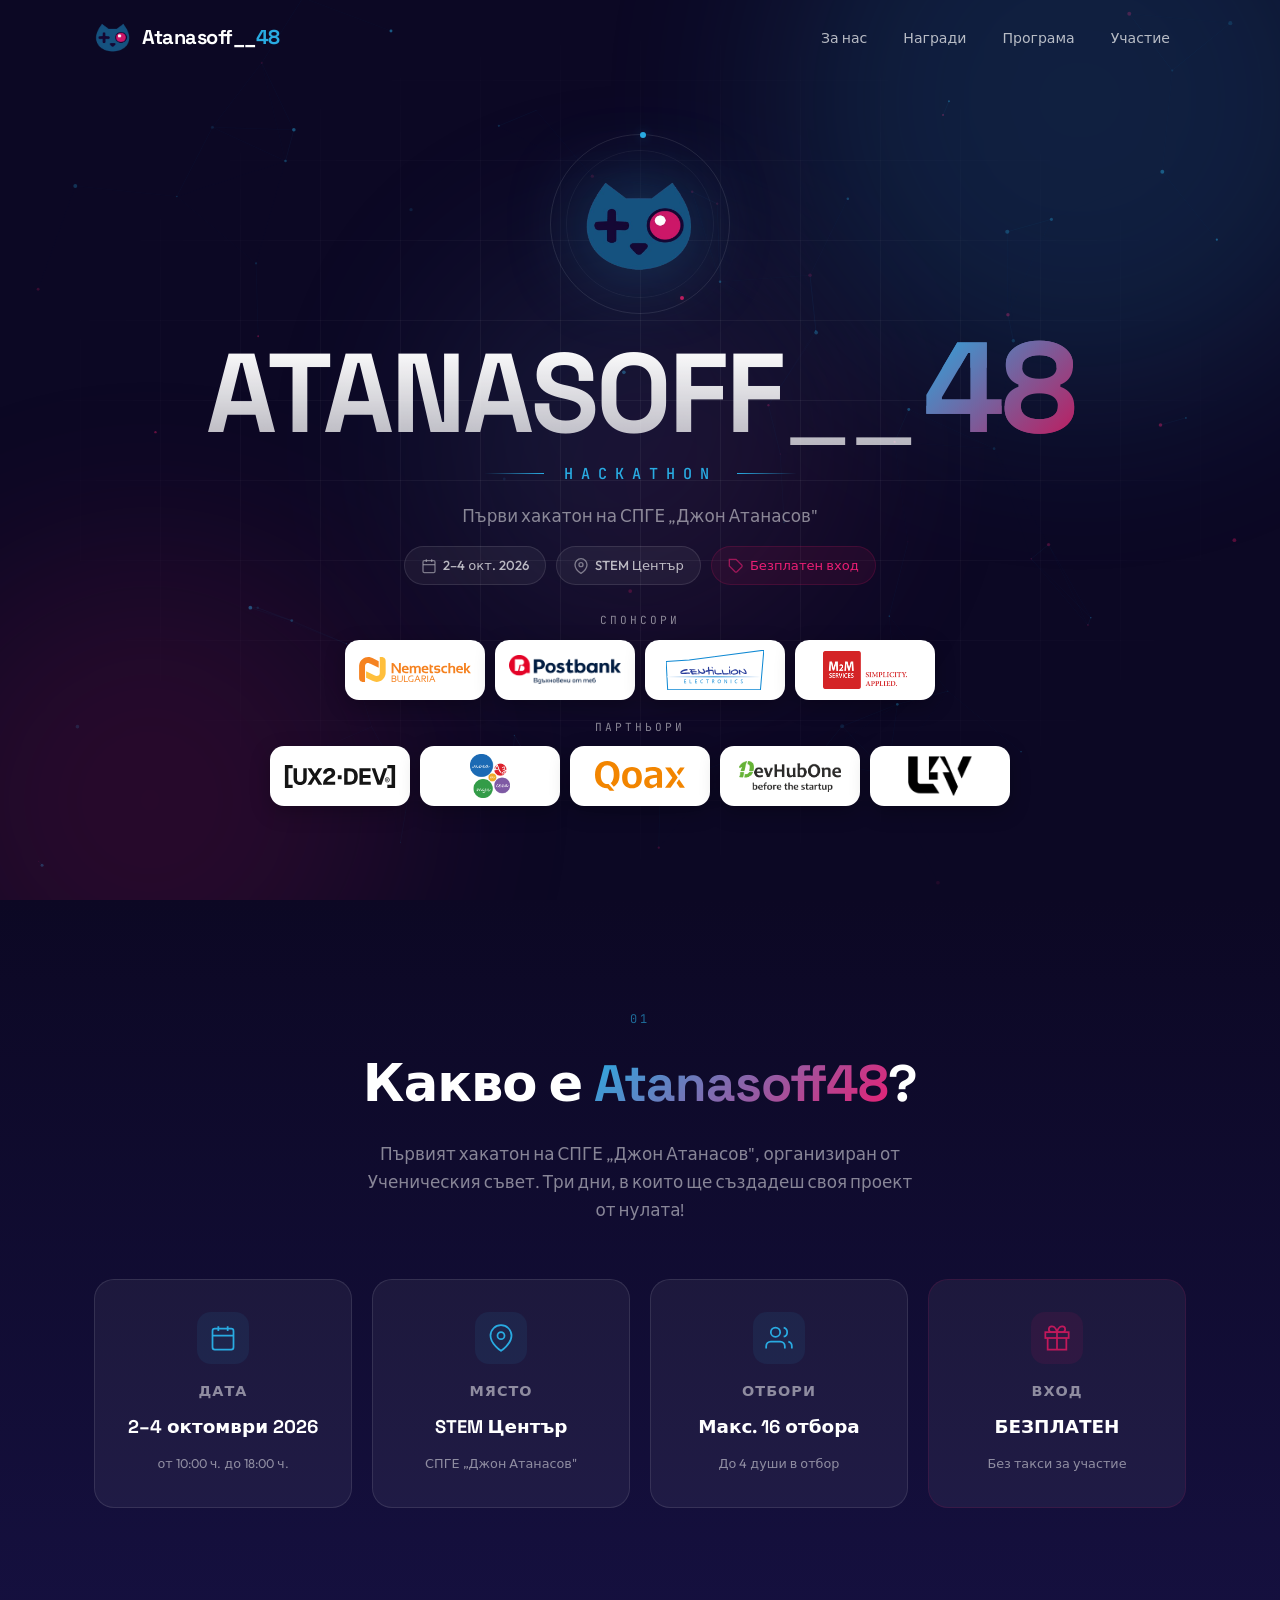
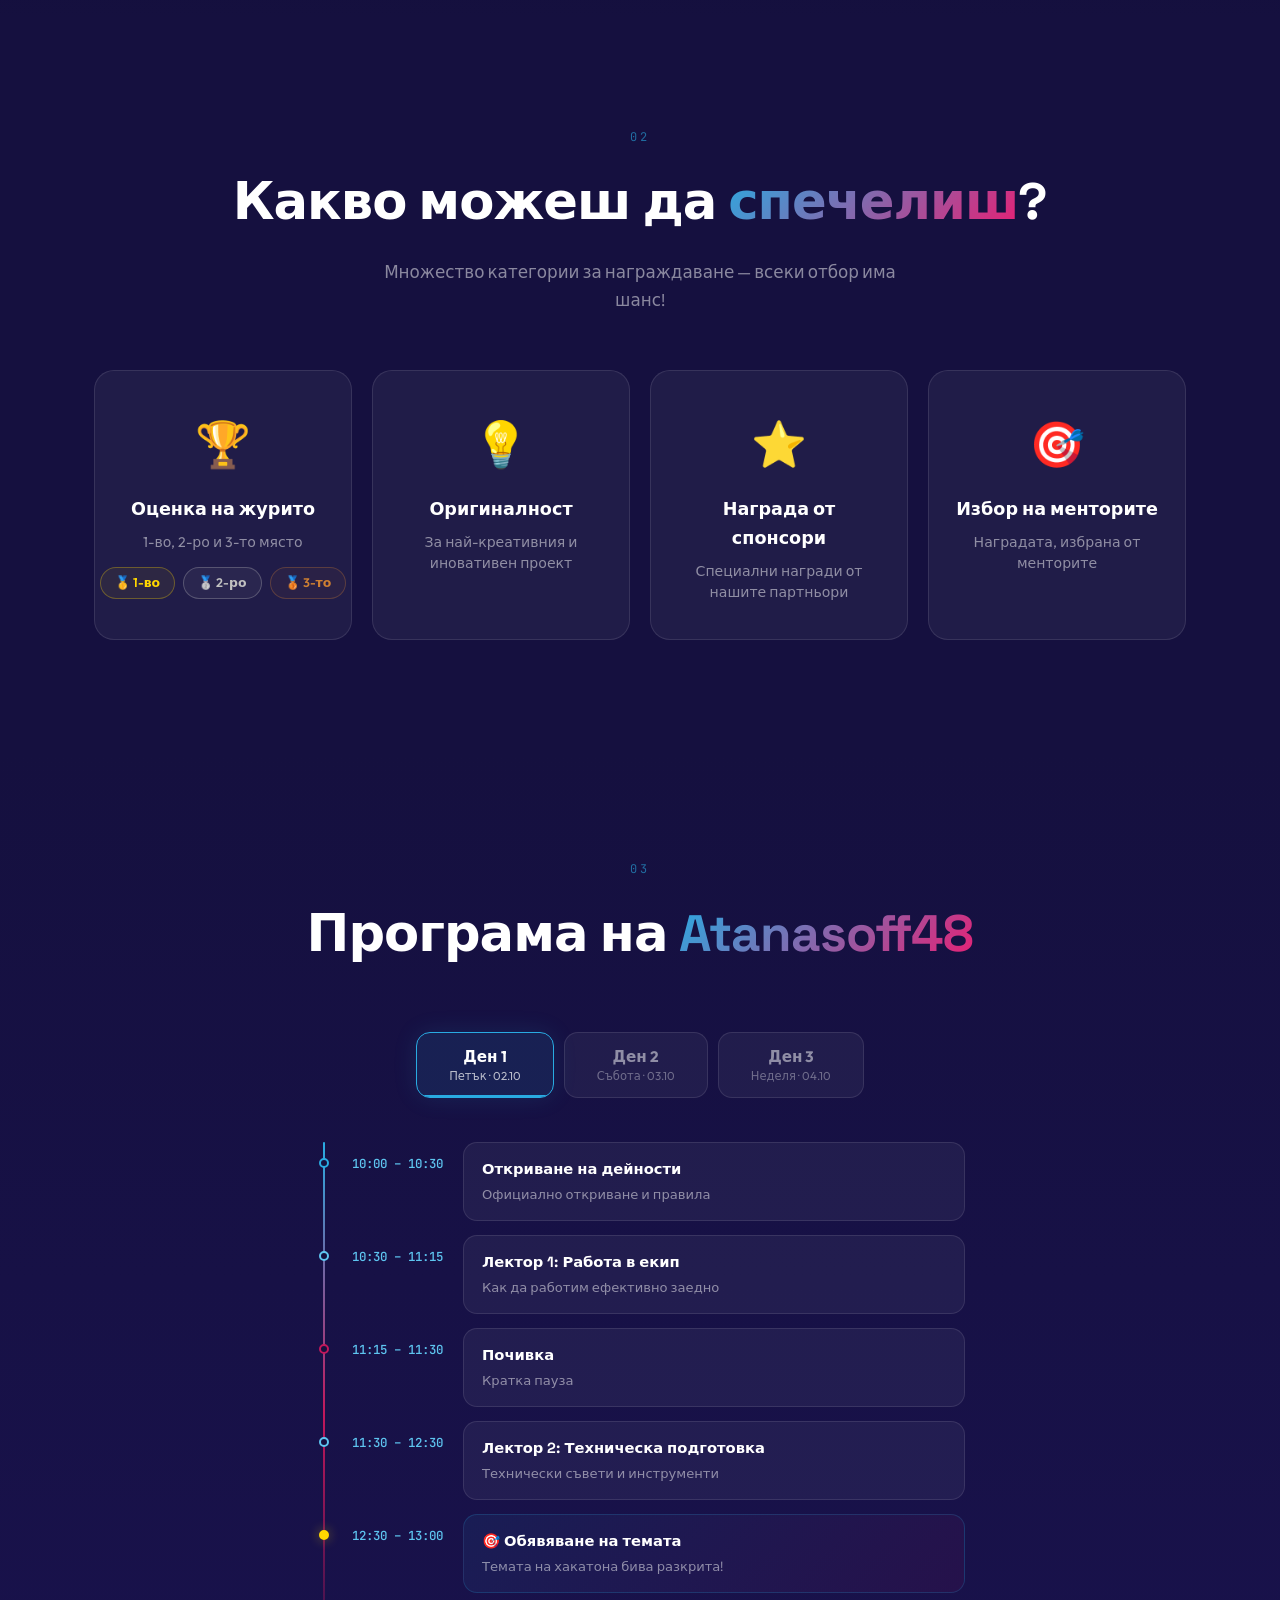
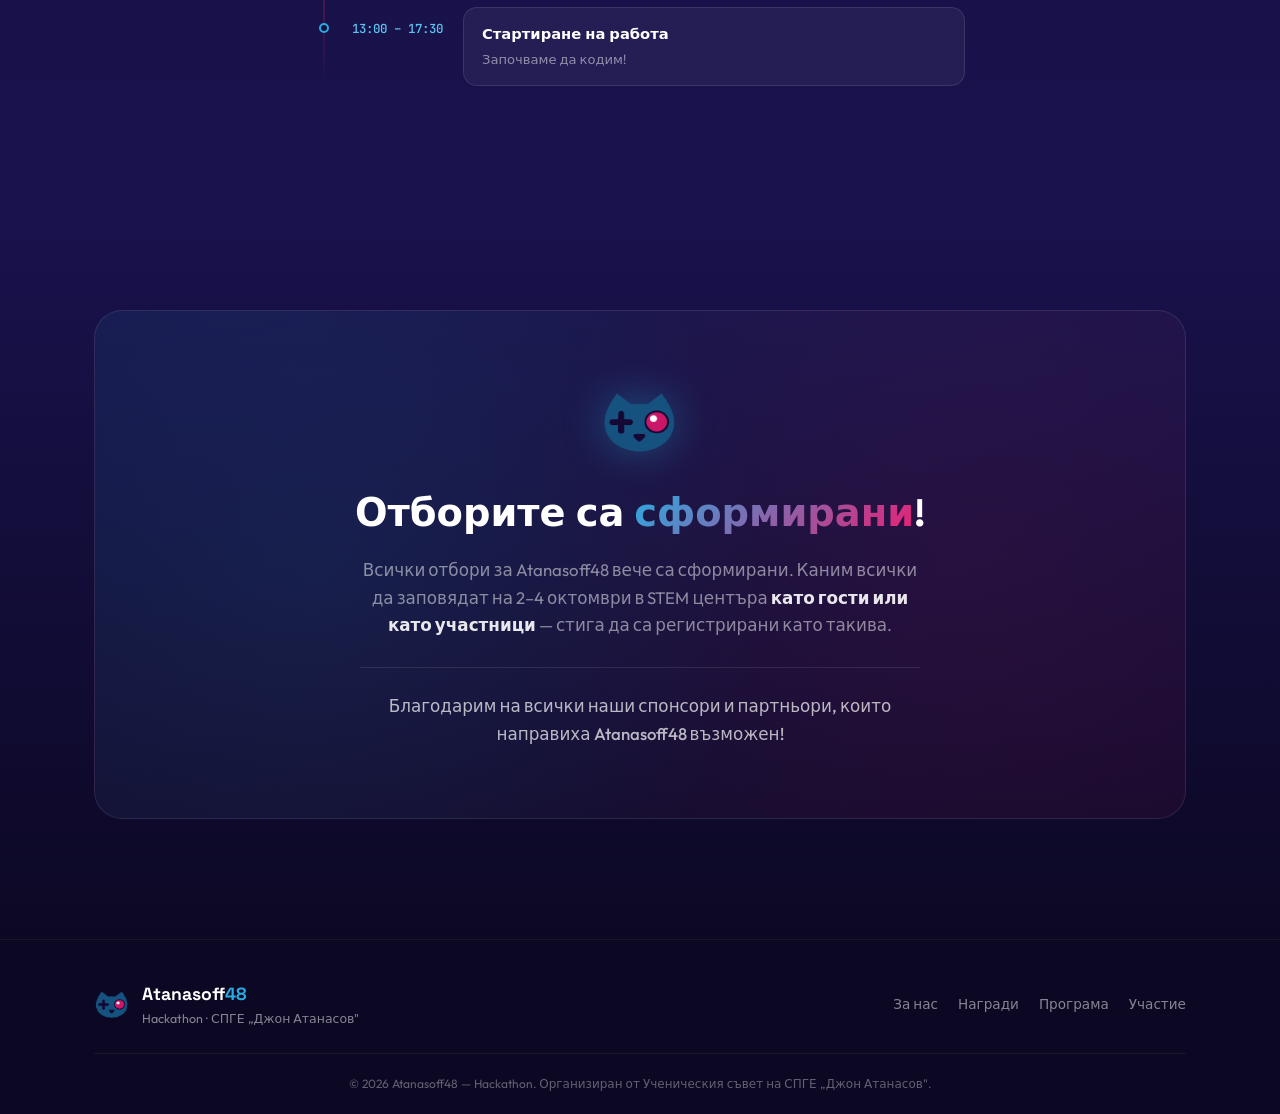
<file: index.html>
<!DOCTYPE html>
<html lang="bg">
<head>
    <meta charset="UTF-8">
    <meta name="viewport" content="width=device-width, initial-scale=1.0">
    <title>Atanasoff48 — Hackathon | СПГЕ „Джон Атанасов"</title>
    <meta name="description" content="Atanasoff48 — първият хакатон на СПГЕ „Джон Атанасов". 2-4 октомври 2026 г. Създай проекта си за 48 часа!">
    <meta name="keywords" content="hackathon, хакатон, Atanasoff48, СПГЕ, Джон Атанасов, програмиране, код">
    <meta property="og:title" content="Atanasoff48 — Hackathon">
    <meta property="og:description" content="Първият хакатон на СПГЕ „Джон Атанасов". 2-4 октомври 2026 г.">
    <meta property="og:image" content="CatIcon.png">
    <link rel="icon" type="image/png" href="CatIcon.png">
    <link rel="preconnect" href="https://fonts.googleapis.com">
    <link rel="preconnect" href="https://fonts.gstatic.com" crossorigin>
    <link href="https://fonts.googleapis.com/css2?family=Outfit:wght@300;400;500;600;700;800;900&family=Space+Grotesk:wght@400;500;600;700&family=JetBrains+Mono:wght@400;500;700&display=swap" rel="stylesheet">
    <link rel="stylesheet" href="index.css">
</head>
<body>
    <!-- Animated Background -->
    <canvas id="bg-canvas"></canvas>
    <div class="gradient-orbs">
        <div class="orb orb-1"></div>
        <div class="orb orb-2"></div>
        <div class="orb orb-3"></div>
    </div>


    <!-- Navigation -->
    <nav id="navbar" class="navbar">
        <div class="nav-container">
            <a href="#hero" class="nav-logo" id="nav-logo">
                <img src="CatIcon.png" alt="Atanasoff48" class="nav-logo-img">
                <span class="nav-logo-text">Atanasoff__<span class="accent-48">48</span></span>
            </a>
            <ul class="nav-links" id="nav-links">
                <li><a href="#about" class="nav-link" data-text="За нас">За нас</a></li>
                <li><a href="#awards" class="nav-link" data-text="Награди">Награди</a></li>
                <li><a href="#schedule" class="nav-link" data-text="Програма">Програма</a></li>
                <li><a href="#attend" class="nav-link" data-text="Участие">Участие</a></li>
                <!-- <li><span class="nav-cta nav-cta-disabled"><span>Очаквайте скоро</span></span></li> -->
            </ul>
            <button class="nav-toggle" id="nav-toggle" aria-label="Toggle menu">
                <span></span><span></span><span></span>
            </button>
        </div>
    </nav>

    <!-- Hero Section -->
    <section id="hero" class="hero">
        <div class="hero-grid-bg"></div>
        <div class="hero-content">
            <div class="hero-logo-container reveal-up" data-delay="0">
                <div class="logo-ring-outer"></div>
                <div class="logo-ring-inner"></div>
                <img src="CatIcon.png" alt="Atanasoff48 Mascot" class="hero-logo" id="hero-logo">
                <div class="logo-particles" id="logo-particles"></div>
            </div>

            <h1 class="hero-title reveal-up" data-delay="200">
                <span class="title-main" data-text="ATANASOFF">ATANASOFF</span>
                <span class="title-48 glitch-text" data-text="48">48</span>
            </h1>

            <div class="hero-tagline reveal-up" data-delay="400">
                <span class="tagline-line"></span>
                <span class="tagline-text">HACKATHON</span>
                <span class="tagline-line"></span>
            </div>

            <p class="hero-subtitle reveal-up" data-delay="500">
                Първи хакатон на СПГЕ „Джон Атанасов"
            </p>

            <div class="hero-info-strip reveal-up" data-delay="600">
                <div class="info-chip">
                    <svg width="16" height="16" viewBox="0 0 24 24" fill="none" stroke="currentColor" stroke-width="2"><rect x="3" y="4" width="18" height="18" rx="2"/><line x1="16" y1="2" x2="16" y2="6"/><line x1="8" y1="2" x2="8" y2="6"/><line x1="3" y1="10" x2="21" y2="10"/></svg>
                    <span>2–4 окт. 2026</span>
                </div>
                <div class="info-chip">
                    <svg width="16" height="16" viewBox="0 0 24 24" fill="none" stroke="currentColor" stroke-width="2"><path d="M21 10c0 7-9 13-9 13s-9-6-9-13a9 9 0 0118 0z"/><circle cx="12" cy="10" r="3"/></svg>
                    <span>STEM Център</span>
                </div>
                <div class="info-chip highlight">
                    <svg width="16" height="16" viewBox="0 0 24 24" fill="none" stroke="currentColor" stroke-width="2"><path d="M20.59 13.41l-7.17 7.17a2 2 0 01-2.83 0L2 12V2h10l8.59 8.59a2 2 0 010 2.82z"/><line x1="7" y1="7" x2="7.01" y2="7"/></svg>
                    <span>Безплатен вход</span>
                </div>
            </div>

            <!-- Partners & Sponsors -->
            <div class="hero-supporters reveal-up" data-delay="650">
                <div class="supporters-group">
                    <span class="supporters-label">Спонсори</span>
                    <ul class="supporters-list supporters-list--sponsors">
                        <li class="supporter-chip"><img src="partners/nemetschek.svg" alt="Nemetschek Bulgaria" width="257" height="57" style="--h: 27px"></li>
                        <li class="supporter-chip"><img src="partners/postbank.png" alt="Postbank" width="1000" height="261" style="--h: 30px"></li>
                        <li class="supporter-chip"><img src="partners/centillion.svg" alt="Centillion Electronics" width="246" height="100" style="--h: 40px"></li>
                        <li class="supporter-chip"><img src="partners/m2m-services.png" alt="M2M Services" width="664" height="300" style="--h: 38px"></li>
                    </ul>
                </div>
                <div class="supporters-group">
                    <span class="supporters-label">Партньори</span>
                    <ul class="supporters-list">
                        <li class="supporter-chip supporter-chip--ux2dev"><img src="partners/ux2dev.svg" alt="UX2DEV" width="144" height="29" style="--h: 30px"></li>
                        <li class="supporter-chip"><img src="partners/az-moga.png" alt="Аз мога – тук и сега" width="1063" height="1175" style="--h: 44px"></li>
                        <li class="supporter-chip supporter-chip--qoax"><img src="partners/qoax.svg" alt="Qoax" width="294" height="97" style="--h: 30px"></li>
                        <li class="supporter-chip"><img src="partners/devhubone.png" alt="DevHubOne" width="1236" height="373" style="--h: 31px"></li>
                        <li class="supporter-chip"><img src="partners/upgrade-vision-ai.png" alt="Upgrade Vision AI" width="301" height="188" style="--h: 40px"></li>
                    </ul>
                </div>
            </div>

            <!-- Countdown (hidden) -->
            <!-- <div class="countdown-wrap reveal-up" data-delay="700">
                <p class="countdown-title">Програмирането почва след:</p>
                <div class="countdown" id="countdown">
                    <div class="countdown-block">
                        <div class="countdown-digits" id="cd-days">
                            <span class="digit">1</span><span class="digit">2</span><span class="digit">2</span>
                        </div>
                        <span class="countdown-label">Дни</span>
                    </div>
                    <div class="countdown-sep">:</div>
                    <div class="countdown-block">
                        <div class="countdown-digits" id="cd-hours">
                            <span class="digit">0</span><span class="digit">0</span>
                        </div>
                        <span class="countdown-label">Часа</span>
                    </div>
                    <div class="countdown-sep">:</div>
                    <div class="countdown-block">
                        <div class="countdown-digits" id="cd-minutes">
                            <span class="digit">0</span><span class="digit">0</span>
                        </div>
                        <span class="countdown-label">Минути</span>
                    </div>
                    <div class="countdown-sep">:</div>
                    <div class="countdown-block">
                        <div class="countdown-digits" id="cd-seconds">
                            <span class="digit">0</span><span class="digit">0</span>
                        </div>
                        <span class="countdown-label">Секунди</span>
                    </div>
                </div>
            </div> -->

            <!-- Buttons (hidden) -->
            <!-- <div class="hero-buttons reveal-up" data-delay="800">
                <span class="btn-hero btn-disabled" id="hero-cta">
                    <span class="btn-text">Регистрацията предстои</span>
                    <svg class="btn-icon-svg" width="18" height="18" viewBox="0 0 24 24" fill="none" stroke="currentColor" stroke-width="2" stroke-linecap="round" stroke-linejoin="round"><rect x="3" y="11" width="18" height="11" rx="2" ry="2"/><path d="M7 11V7a5 5 0 0110 0v4"/></svg>
                </span>
                <a href="#about" class="btn-ghost magnetic-btn" id="hero-learn">
                    <span>Научи повече</span>
                </a>
            </div> -->
        </div>

        <!-- <div class="scroll-cue">
            <div class="scroll-line"></div>
            <span>SCROLL</span>
        </div> -->
    </section>

    <!-- About Section -->
    <section id="about" class="section section-about">
        <div class="container">
            <div class="section-header">
                <span class="section-number">01</span>
                <h2 class="section-title reveal-up">
                    Какво е <span class="text-gradient">Atanasoff48</span>?
                </h2>
                <p class="section-subtitle reveal-up" data-delay="100">
                    Първият хакатон на СПГЕ „Джон Атанасов", организиран от Ученическия съвет.
                    Три дни, в които ще създадеш своя проект от нулата!
                </p>
            </div>

            <div class="about-cards">
                <div class="about-card tilt-card reveal-up" data-delay="0" id="card-date">
                    <div class="card-glow"></div>
                    <div class="card-icon">
                        <svg width="28" height="28" viewBox="0 0 24 24" fill="none" stroke="currentColor" stroke-width="1.5"><rect x="3" y="4" width="18" height="18" rx="2"/><line x1="16" y1="2" x2="16" y2="6"/><line x1="8" y1="2" x2="8" y2="6"/><line x1="3" y1="10" x2="21" y2="10"/></svg>
                    </div>
                    <h3>Дата</h3>
                    <p class="card-value">2–4 октомври 2026</p>
                    <span class="card-detail">от 10:00 ч. до 18:00 ч.</span>
                </div>

                <div class="about-card tilt-card reveal-up" data-delay="100" id="card-location">
                    <div class="card-glow"></div>
                    <div class="card-icon">
                        <svg width="28" height="28" viewBox="0 0 24 24" fill="none" stroke="currentColor" stroke-width="1.5"><path d="M21 10c0 7-9 13-9 13s-9-6-9-13a9 9 0 0118 0z"/><circle cx="12" cy="10" r="3"/></svg>
                    </div>
                    <h3>Място</h3>
                    <p class="card-value">STEM Център</p>
                    <span class="card-detail">СПГЕ „Джон Атанасов"</span>
                </div>

                <div class="about-card tilt-card reveal-up" data-delay="200" id="card-teams">
                    <div class="card-glow"></div>
                    <div class="card-icon">
                        <svg width="28" height="28" viewBox="0 0 24 24" fill="none" stroke="currentColor" stroke-width="1.5"><path d="M17 21v-2a4 4 0 00-4-4H5a4 4 0 00-4 4v2"/><circle cx="9" cy="7" r="4"/><path d="M23 21v-2a4 4 0 00-3-3.87"/><path d="M16 3.13a4 4 0 010 7.75"/></svg>
                    </div>
                    <h3>Отбори</h3>
                    <p class="card-value">Макс. 16 отбора</p>
                    <span class="card-detail">До 4 души в отбор</span>
                </div>

                <div class="about-card tilt-card about-card--accent reveal-up" data-delay="300" id="card-price">
                    <div class="card-glow"></div>
                    <div class="card-icon">
                        <svg width="28" height="28" viewBox="0 0 24 24" fill="none" stroke="currentColor" stroke-width="1.5"><polyline points="20 12 20 22 4 22 4 12"/><rect x="2" y="7" width="20" height="5"/><line x1="12" y1="22" x2="12" y2="7"/><path d="M12 7H7.5a2.5 2.5 0 010-5C11 2 12 7 12 7z"/><path d="M12 7h4.5a2.5 2.5 0 000-5C13 2 12 7 12 7z"/></svg>
                    </div>
                    <h3>Вход</h3>
                    <p class="card-value">БЕЗПЛАТЕН</p>
                    <span class="card-detail">Без такси за участие</span>
                </div>
            </div>
        </div>
    </section>

    <!-- Awards Section -->
    <section id="awards" class="section section-awards">
        <div class="container">
            <div class="section-header">
                <span class="section-number">02</span>
                <h2 class="section-title reveal-up">
                    Какво можеш да <span class="text-gradient">спечелиш</span>?
                </h2>
                <p class="section-subtitle reveal-up" data-delay="100">
                    Множество категории за награждаване — всеки отбор има шанс!
                </p>
            </div>

            <div class="awards-grid">
                <div class="award-card tilt-card reveal-up" data-delay="0" id="award-jury">
                    <div class="award-rank">🏆</div>
                    <h3>Оценка на журито</h3>
                    <p>1-во, 2-ро и 3-то място</p>
                    <div class="award-medals">
                        <span class="medal gold">🥇 1-во</span>
                        <span class="medal silver">🥈 2-ро</span>
                        <span class="medal bronze">🥉 3-то</span>
                    </div>
                </div>
                <div class="award-card tilt-card reveal-up" data-delay="100" id="award-originality">
                    <div class="award-rank">💡</div>
                    <h3>Оригиналност</h3>
                    <p>За най-креативния и иновативен проект</p>
                </div>
                <div class="award-card tilt-card reveal-up" data-delay="200" id="award-sponsors">
                    <div class="award-rank">⭐</div>
                    <h3>Награда от спонсори</h3>
                    <p>Специални награди от нашите партньори</p>
                </div>
                <div class="award-card tilt-card reveal-up" data-delay="300" id="award-mentors">
                    <div class="award-rank">🎯</div>
                    <h3>Избор на менторите</h3>
                    <p>Наградата, избрана от менторите</p>
                </div>
            </div>
        </div>
    </section>

    <!-- Schedule Section -->
    <section id="schedule" class="section section-schedule">
        <div class="container">
            <div class="section-header">
                <span class="section-number">03</span>
                <h2 class="section-title reveal-up">
                    Програма на <span class="text-gradient">Atanasoff48</span>
                </h2>
            </div>

            <div class="schedule-tabs reveal-up" data-delay="100">
                <button class="sched-tab active" data-day="day1" id="tab-day1">
                    <span class="sched-tab-label">Ден 1</span>
                    <span class="sched-tab-date">Петък · 02.10</span>
                </button>
                <button class="sched-tab" data-day="day2" id="tab-day2">
                    <span class="sched-tab-label">Ден 2</span>
                    <span class="sched-tab-date">Събота · 03.10</span>
                </button>
                <button class="sched-tab" data-day="day3" id="tab-day3">
                    <span class="sched-tab-label">Ден 3</span>
                    <span class="sched-tab-date">Неделя · 04.10</span>
                </button>
            </div>

            <div class="schedule-panels">
                <!-- Day 1 -->
                <div class="sched-panel active" id="day1">
                    <div class="timeline">
                        <div class="tl-item" data-type="ceremony">
                            <div class="tl-time">10:00 – 10:30</div>
                            <div class="tl-card"><h4>Откриване на дейности</h4><p>Официално откриване и правила</p></div>
                        </div>
                        <div class="tl-item" data-type="talk">
                            <div class="tl-time">10:30 – 11:15</div>
                            <div class="tl-card"><h4>Лектор 1: Работа в екип</h4><p>Как да работим ефективно заедно</p></div>
                        </div>
                        <div class="tl-item" data-type="break">
                            <div class="tl-time">11:15 – 11:30</div>
                            <div class="tl-card"><h4>Почивка</h4><p>Кратка пауза</p></div>
                        </div>
                        <div class="tl-item" data-type="talk">
                            <div class="tl-time">11:30 – 12:30</div>
                            <div class="tl-card"><h4>Лектор 2: Техническа подготовка</h4><p>Технически съвети и инструменти</p></div>
                        </div>
                        <div class="tl-item" data-type="highlight">
                            <div class="tl-time">12:30 – 13:00</div>
                            <div class="tl-card"><h4>🎯 Обявяване на темата</h4><p>Темата на хакатона бива разкрита!</p></div>
                        </div>
                        <div class="tl-item" data-type="work">
                            <div class="tl-time">13:00 – 17:30</div>
                            <div class="tl-card"><h4>Стартиране на работа</h4><p>Започваме да кодим!</p></div>
                        </div>
                    </div>
                </div>
                <!-- Day 2 -->
                <div class="sched-panel" id="day2">
                    <div class="timeline">
                        <div class="tl-item" data-type="ceremony">
                            <div class="tl-time">08:00 – 08:30</div>
                            <div class="tl-card"><h4>Откриване на дейности</h4><p>Добро утро! Начало на втория ден</p></div>
                        </div>
                        <div class="tl-item" data-type="work">
                            <div class="tl-time">08:30 – 09:30</div>
                            <div class="tl-card"><h4>Работа по проекти</h4><p>Продължаваме с пълна сила</p></div>
                        </div>
                        <div class="tl-item" data-type="break">
                            <div class="tl-time">09:30 – 10:10</div>
                            <div class="tl-card"><h4>Закуска</h4><p>Зареди батериите</p></div>
                        </div>
                        <div class="tl-item" data-type="work">
                            <div class="tl-time">13:30 – 14:30</div>
                            <div class="tl-card"><h4>Работа</h4><p>Пълно потапяне в кода</p></div>
                        </div>
                        <div class="tl-item" data-type="break">
                            <div class="tl-time">14:30 – 15:00</div>
                            <div class="tl-card"><h4>Обяд</h4><p>Време за почивка и храна</p></div>
                        </div>
                        <div class="tl-item" data-type="work">
                            <div class="tl-time">15:00 – 18:00</div>
                            <div class="tl-card"><h4>Работа</h4><p>Следобедна сесия</p></div>
                        </div>
                        <div class="tl-item" data-type="break">
                            <div class="tl-time">19:00 – 19:30</div>
                            <div class="tl-card"><h4>Вечеря</h4><p>Заслужена почивка</p></div>
                        </div>
                        <div class="tl-item" data-type="work">
                            <div class="tl-time">19:30 – 21:00</div>
                            <div class="tl-card"><h4>Работа</h4><p>Вечерна сесия</p></div>
                        </div>
                        <div class="tl-item" data-type="warning">
                            <div class="tl-time">21:00</div>
                            <div class="tl-card"><h4>Закриване на деня</h4><p>Край на работния ден</p></div>
                        </div>
                    </div>
                </div>
                <!-- Day 3 -->
                <div class="sched-panel" id="day3">
                    <div class="timeline">
                        <div class="tl-item" data-type="ceremony">
                            <div class="tl-time">09:00 – 09:30</div>
                            <div class="tl-card"><h4>Откриване на дейности</h4><p>Последният ден — дай всичко от себе си!</p></div>
                        </div>
                        <div class="tl-item" data-type="work">
                            <div class="tl-time">09:30 – 10:00</div>
                            <div class="tl-card"><h4>Работа по проекти</h4><p>Финален спринт</p></div>
                        </div>
                        <div class="tl-item" data-type="highlight">
                            <div class="tl-time">10:00</div>
                            <div class="tl-card"><h4>🎮 Първо демо</h4><p>Покажете какво имате до момента</p></div>
                        </div>
                        <div class="tl-item" data-type="break">
                            <div class="tl-time">10:00 – 10:30</div>
                            <div class="tl-card"><h4>Закуска</h4><p>Последно зареждане</p></div>
                        </div>
                        <div class="tl-item" data-type="work">
                            <div class="tl-time">10:30 – 12:30</div>
                            <div class="tl-card"><h4>Финални щрихи</h4><p>Последни корекции и полиране</p></div>
                        </div>
                        <div class="tl-item" data-type="break">
                            <div class="tl-time">12:30 – 13:00</div>
                            <div class="tl-card"><h4>Обяд</h4><p>Преди защитата</p></div>
                        </div>
                        <div class="tl-item" data-type="ceremony">
                            <div class="tl-time">13:00</div>
                            <div class="tl-card"><h4>Край на работата</h4><p>Спираме да кодим — време за представяне!</p></div>
                        </div>
                        <div class="tl-item" data-type="talk">
                            <div class="tl-time">14:00 – 17:00</div>
                            <div class="tl-card"><h4>Защита на проектите</h4><p>Всеки отбор представя проекта си</p></div>
                        </div>
                        <div class="tl-item" data-type="talk">
                            <div class="tl-time">17:00 – 17:30</div>
                            <div class="tl-card"><h4>Оценяване</h4><p>Журито избира победителите</p></div>
                        </div>
                        <div class="tl-item" data-type="highlight">
                            <div class="tl-time">17:30 – 18:30</div>
                            <div class="tl-card"><h4>🏆 Награждаване и закриване</h4><p>Церемония по награждаване</p></div>
                        </div>
                    </div>
                </div>
            </div>
        </div>
    </section>

    <!-- Rules / How to Participate (hidden) -->
    <section id="rules" class="section section-rules" hidden>
        <div class="container">
            <div class="section-header">
                <span class="section-number">04</span>
                <h2 class="section-title reveal-up">
                    Как да <span class="text-gradient">участваш</span>?
                </h2>
            </div>

            <div class="steps-grid">
                <div class="step-card reveal-up" data-delay="0" id="step-1">
                    <div class="step-num"><span>01</span></div>
                    <h3>Събери отбор</h3>
                    <p>Формирай отбор от до 4 души. Можеш и сам, но екипната работа е по-забавна!</p>
                </div>
                <div class="step-card reveal-up" data-delay="150" id="step-2">
                    <div class="step-num"><span>02</span></div>
                    <h3>Регистрирай се</h3>
                    <p>Попълни формата за регистрация. Местата са ограничени до 16 отбора!</p>
                </div>
                <div class="step-card reveal-up" data-delay="300" id="step-3">
                    <div class="step-num"><span>03</span></div>
                    <h3>Ела на 2 октомври</h3>
                    <p>STEM центъра, 02.10.2026 г. в 10:00 часа. Носи лаптоп и ентусиазъм!</p>
                </div>
                <div class="step-card reveal-up" data-delay="450" id="step-4">
                    <div class="step-num"><span>04</span></div>
                    <h3>Създай проект</h3>
                    <p>Имаш три дни. Жури от 5 души ще оцени и ще избере победителите.</p>
                </div>
            </div>

            <!-- <div class="extra-info reveal-up" data-delay="200">
                <div class="extra-info-card">
                    <h3>📋 Допълнителна информация</h3>
                    <ul>
                        <li><strong>Организатор:</strong> Ученически съвет на СПГЕ „Джон Атанасов"</li>
                        <li><strong>Отговорници:</strong> 2-ма пълнолетни (външни) + 4-ма пълнолетни ученици на СПГЕ</li>
                        <li><strong>Ментори:</strong> 8 до 16 ментори ще помагат по време на събитието</li>
                        <li><strong>Жури:</strong> 5 души</li>
                        <li><strong>Нощуване:</strong> Възможност за преспиване в училището</li>
                        <li><strong>Вход:</strong> Напълно безплатен</li>
                    </ul>
                </div>
            </div> -->
        </div>
    </section>

    <!-- CTA / Register (hidden) -->
    <section id="register" class="section section-register" hidden>
        <div class="container">
            <div class="cta-card reveal-up">
                <div class="cta-bg-effect"></div>
                <div class="cta-content">
                    <img src="CatIcon.png" alt="Atanasoff48" class="cta-mascot">
                    <h2>Готов ли си за <span class="text-gradient">Atanasoff48</span>?</h2>
                    <p>Регистрацията все още не е отворена. Следи тази страница за актуална информация!</p>
                    <span class="btn-hero btn-disabled" id="register-cta">
                        <span class="btn-text">Регистрацията предстои</span>
                        <svg class="btn-icon-svg" width="18" height="18" viewBox="0 0 24 24" fill="none" stroke="currentColor" stroke-width="2" stroke-linecap="round" stroke-linejoin="round"><rect x="3" y="11" width="18" height="11" rx="2" ry="2"/><path d="M7 11V7a5 5 0 0110 0v4"/></svg>
                    </span>
                    <span class="cta-note">Местата ще са ограничени до 16 отбора · Безплатен вход</span>
                </div>
            </div>
        </div>
    </section>

    <!-- Attend -->
    <section id="attend" class="section section-attend">
        <div class="container">
            <div class="cta-card reveal-up">
                <div class="cta-bg-effect"></div>
                <div class="cta-content">
                    <img src="CatIcon.png" alt="Atanasoff48" class="cta-mascot">
                    <h2>Отборите са <span class="text-gradient">сформирани</span>!</h2>
                    <p>Всички отбори за Atanasoff48 вече са сформирани. Каним всички да заповядат на 2–4 октомври в STEM центъра <strong>като гости или като участници</strong> — стига да са регистрирани като такива.</p>
                    <p class="cta-thanks">Благодарим на всички наши спонсори и партньори, които направиха Atanasoff48 възможен!</p>
                </div>
            </div>
        </div>
    </section>

    <!-- Footer -->
    <footer class="footer">
        <div class="container">
            <div class="footer-top">
                <div class="footer-brand">
                    <img src="CatIcon.png" alt="Atanasoff48" class="footer-logo">
                    <div>
                        <span class="footer-name">Atanasoff<span class="accent-48">48</span></span>
                        <p>Hackathon · СПГЕ „Джон Атанасов"</p>
                    </div>
                </div>
                <div class="footer-nav">
                    <a href="#about">За нас</a>
                    <a href="#awards">Награди</a>
                    <a href="#schedule">Програма</a>
                    <a href="#attend">Участие</a>
                    <!-- <a href="#register">Регистрация</a> -->
                </div>
            </div>
            <div class="footer-bottom">
                <p>&copy; 2026 Atanasoff48 — Hackathon. Организиран от Ученическия съвет на СПГЕ „Джон Атанасов".</p>
            </div>
        </div>
    </footer>

    <script src="index.js"></script>
</body>
</html>
</file>
<file: index.css>
/* ============================================
   ATANASOFF48 HACKATHON — PREMIUM DESIGN SYSTEM
   Navy: #19124d | Cyan: #29abe2 | Pink: #c2185b | White: #ffffff
   ============================================ */

:root {
    --navy: #19124d;
    --navy-deep: #0c0824;
    --navy-mid: #15103f;
    --navy-light: #251c6b;
    --cyan: #29abe2;
    --cyan-light: #5ec5f0;
    --cyan-glow: rgba(41, 171, 226, 0.35);
    --pink: #c2185b;
    --pink-light: #e91e73;
    --pink-glow: rgba(194, 24, 91, 0.35);
    --white: #ffffff;
    --white-90: rgba(255, 255, 255, 0.9);
    --white-70: rgba(255, 255, 255, 0.7);
    --white-50: rgba(255, 255, 255, 0.5);
    --white-20: rgba(255, 255, 255, 0.2);
    --white-10: rgba(255, 255, 255, 0.1);
    --white-05: rgba(255, 255, 255, 0.05);

    --font-body: 'Outfit', system-ui, sans-serif;
    --font-display: 'Space Grotesk', system-ui, sans-serif;
    --font-mono: 'JetBrains Mono', monospace;

    --radius-sm: 8px;
    --radius-md: 14px;
    --radius-lg: 20px;
    --radius-xl: 28px;
    --radius-full: 9999px;

    --ease-out: cubic-bezier(0.16, 1, 0.3, 1);
    --ease-spring: cubic-bezier(0.34, 1.56, 0.64, 1);
    --transition: 0.35s var(--ease-out);
}

/* ---- Reset ---- */
*,
*::before,
*::after {
    margin: 0;
    padding: 0;
    box-sizing: border-box;
}

html {
    scroll-behavior: smooth;
    -webkit-font-smoothing: antialiased;
}

body {
    font-family: var(--font-body);
    background: var(--navy-deep);
    color: var(--white);
    overflow-x: hidden;
    line-height: 1.65;
}

a {
    text-decoration: none;
    color: inherit;
}

ul {
    list-style: none;
}

img {
    max-width: 100%;
    display: block;
}

.container {
    max-width: 1140px;
    margin: 0 auto;
    padding: 0 24px;
}

/* ---- Scrollbar ---- */
::-webkit-scrollbar {
    width: 6px;
}

::-webkit-scrollbar-track {
    background: var(--navy-deep);
}

::-webkit-scrollbar-thumb {
    background: var(--navy-light);
    border-radius: 3px;
}

::-webkit-scrollbar-thumb:hover {
    background: var(--cyan);
}

/* ---- Background Canvas ---- */
#bg-canvas {
    position: fixed;
    inset: 0;
    z-index: 0;
    pointer-events: none;
}

/* ---- Gradient Orbs ---- */
.gradient-orbs {
    position: fixed;
    inset: 0;
    z-index: 0;
    pointer-events: none;
    overflow: hidden;
}

.orb {
    position: absolute;
    border-radius: 50%;
    filter: blur(100px);
    opacity: 0.15;
}

.orb-1 {
    width: 600px;
    height: 600px;
    background: var(--cyan);
    top: -200px;
    right: -100px;
    animation: orb-drift-1 20s ease-in-out infinite;
}

.orb-2 {
    width: 500px;
    height: 500px;
    background: var(--pink);
    bottom: -150px;
    left: -100px;
    animation: orb-drift-2 25s ease-in-out infinite;
}

.orb-3 {
    width: 400px;
    height: 400px;
    background: linear-gradient(135deg, var(--cyan), var(--pink));
    top: 50%;
    left: 50%;
    transform: translate(-50%, -50%);
    animation: orb-drift-3 18s ease-in-out infinite;
}

@keyframes orb-drift-1 {

    0%,
    100% {
        transform: translate(0, 0) scale(1);
    }

    33% {
        transform: translate(-100px, 80px) scale(1.1);
    }

    66% {
        transform: translate(60px, -40px) scale(0.9);
    }
}

@keyframes orb-drift-2 {

    0%,
    100% {
        transform: translate(0, 0) scale(1);
    }

    33% {
        transform: translate(80px, -60px) scale(1.15);
    }

    66% {
        transform: translate(-50px, 40px) scale(0.85);
    }
}

@keyframes orb-drift-3 {

    0%,
    100% {
        transform: translate(-50%, -50%) scale(0.8);
        opacity: 0.08;
    }

    50% {
        transform: translate(-50%, -50%) scale(1.2);
        opacity: 0.18;
    }
}



/* ---- Utilities ---- */
.text-gradient {
    background: linear-gradient(135deg, var(--cyan) 0%, var(--pink-light) 100%);
    -webkit-background-clip: text;
    -webkit-text-fill-color: transparent;
    background-clip: text;
}

.accent-48 {
    color: var(--cyan);
}

/* ============================================
   REVEAL ANIMATIONS
   ============================================ */
.reveal-up {
    opacity: 0;
    transform: translateY(50px);
    transition: opacity 0.8s var(--ease-out), transform 0.8s var(--ease-out);
}

.reveal-up.visible {
    opacity: 1;
    transform: translateY(0);
}

/* ============================================
   NAVBAR
   ============================================ */
.navbar {
    position: fixed;
    top: 0;
    left: 0;
    right: 0;
    z-index: 100;
    padding: 18px 0;
    transition: all 0.4s var(--ease-out);
}

.navbar.scrolled {
    padding: 12px 0;
    background: rgba(12, 8, 36, 0.8);
    backdrop-filter: blur(24px) saturate(1.8);
    -webkit-backdrop-filter: blur(24px) saturate(1.8);
    border-bottom: 1px solid var(--white-05);
}

.nav-container {
    max-width: 1140px;
    margin: 0 auto;
    padding: 0 24px;
    display: flex;
    align-items: center;
    justify-content: space-between;
}

.nav-logo {
    display: flex;
    align-items: center;
    gap: 10px;
    z-index: 101;
}

.nav-logo-img {
    width: 38px;
    height: 38px;
    border-radius: 10px;
    transition: var(--transition);
}

.nav-logo:hover .nav-logo-img {
    transform: rotate(-12deg) scale(1.15);
    filter: drop-shadow(0 0 12px var(--cyan-glow));
}

.nav-logo-text {
    font-family: var(--font-display);
    font-weight: 700;
    font-size: 1.25rem;
    letter-spacing: -0.5px;
}

.nav-links {
    display: flex;
    align-items: center;
    gap: 4px;
}

.nav-link {
    padding: 8px 16px;
    border-radius: var(--radius-sm);
    font-size: 0.88rem;
    font-weight: 500;
    color: var(--white-70);
    transition: var(--transition);
    position: relative;
    overflow: hidden;
}

.nav-link::before {
    content: '';
    position: absolute;
    bottom: 6px;
    left: 50%;
    width: 0;
    height: 2px;
    background: var(--cyan);
    border-radius: 1px;
    transition: all 0.3s var(--ease-out);
    transform: translateX(-50%);
}

.nav-link:hover {
    color: var(--white);
}

.nav-link:hover::before {
    width: 24px;
}

.nav-cta {
    margin-left: 8px;
    position: relative;
}

.nav-cta span {
    display: block;
    padding: 10px 24px;
    border-radius: var(--radius-sm);
    font-size: 0.88rem;
    font-weight: 600;
    background: linear-gradient(135deg, var(--cyan), var(--cyan) 50%, #1d9ad0);
    color: var(--white);
    transition: var(--transition);
    position: relative;
    z-index: 1;
}

.nav-cta::after {
    content: '';
    position: absolute;
    inset: 0;
    border-radius: var(--radius-sm);
    background: linear-gradient(135deg, var(--cyan), #1d9ad0);
    opacity: 0;
    filter: blur(12px);
    transition: opacity 0.3s;
    z-index: 0;
}

.nav-cta:hover::after {
    opacity: 0.5;
}

.nav-cta:hover span {
    transform: translateY(-1px);
}

/* Mobile toggle */
.nav-toggle {
    display: none;
    flex-direction: column;
    gap: 6px;
    background: none;
    border: none;
    padding: 6px;
    z-index: 101;
}

.nav-toggle span {
    display: block;
    width: 22px;
    height: 2px;
    background: var(--white);
    border-radius: 2px;
    transition: var(--transition);
    transform-origin: center;
}

.nav-toggle.active span:nth-child(1) {
    transform: rotate(45deg) translate(5px, 6px);
}

.nav-toggle.active span:nth-child(2) {
    opacity: 0;
    transform: scaleX(0);
}

.nav-toggle.active span:nth-child(3) {
    transform: rotate(-45deg) translate(5px, -6px);
}

/* ============================================
   HERO
   ============================================ */
.hero {
    min-height: 100vh;
    display: flex;
    align-items: center;
    justify-content: center;
    position: relative;
    padding: 120px 24px 80px;
    overflow: hidden;
}

.hero-grid-bg {
    position: absolute;
    inset: 0;
    background-image:
        linear-gradient(var(--white-05) 1px, transparent 1px),
        linear-gradient(90deg, var(--white-05) 1px, transparent 1px);
    background-size: 80px 80px;
    mask-image: radial-gradient(ellipse at center, black 20%, transparent 70%);
    -webkit-mask-image: radial-gradient(ellipse at center, black 20%, transparent 70%);
    animation: grid-pulse 8s ease-in-out infinite;
}

@keyframes grid-pulse {

    0%,
    100% {
        opacity: 0.3;
    }

    50% {
        opacity: 0.6;
    }
}

.hero-content {
    text-align: center;
    position: relative;
    z-index: 2;
    display: flex;
    flex-direction: column;
    align-items: center;
    gap: 16px;
}

/* ---- Hero Logo ---- */
.hero-logo-container {
    position: relative;
    width: 180px;
    height: 180px;
    display: flex;
    align-items: center;
    justify-content: center;
}

.hero-logo {
    width: 120px;
    height: 120px;
    position: relative;
    z-index: 2;
    filter: drop-shadow(0 0 40px var(--cyan-glow));
    animation: logo-float 5s ease-in-out infinite;
    transition: transform 0.3s var(--ease-spring);
}

@keyframes logo-float {

    0%,
    100% {
        transform: translateY(0) rotate(0deg);
    }

    25% {
        transform: translateY(-8px) rotate(2deg);
    }

    75% {
        transform: translateY(4px) rotate(-1deg);
    }
}

.logo-ring-outer {
    position: absolute;
    inset: 0;
    border: 1.5px solid var(--white-10);
    border-radius: 50%;
    animation: ring-spin 20s linear infinite;
}

.logo-ring-outer::before {
    content: '';
    position: absolute;
    top: -3px;
    left: 50%;
    width: 6px;
    height: 6px;
    background: var(--cyan);
    border-radius: 50%;
    box-shadow: 0 0 12px var(--cyan-glow);
}

.logo-ring-inner {
    position: absolute;
    inset: 16px;
    border: 1px solid var(--white-05);
    border-radius: 50%;
    animation: ring-spin 15s linear infinite reverse;
}

.logo-ring-inner::before {
    content: '';
    position: absolute;
    bottom: -3px;
    right: 20%;
    width: 4px;
    height: 4px;
    background: var(--pink);
    border-radius: 50%;
    box-shadow: 0 0 10px var(--pink-glow);
}

@keyframes ring-spin {
    from {
        transform: rotate(0deg);
    }

    to {
        transform: rotate(360deg);
    }
}

.logo-particles {
    position: absolute;
    inset: -20px;
    pointer-events: none;
}

/* ---- Hero Title ---- */
.hero-title {
    font-family: var(--font-display);
    font-size: clamp(3.5rem, 10vw, 7rem);
    font-weight: 900;
    letter-spacing: -3px;
    line-height: 0.9;
    display: flex;
    align-items: baseline;
    gap: 8px;
    flex-wrap: wrap;
    justify-content: center;
}

.title-main {
    background: linear-gradient(180deg, var(--white) 0%, var(--white-70) 100%);
    -webkit-background-clip: text;
    -webkit-text-fill-color: transparent;
    background-clip: text;
}

.title-main::after {
    content: '__';
}

.title-48 {
    font-size: clamp(4rem, 12vw, 8rem);
    background: linear-gradient(135deg, var(--cyan) 0%, var(--pink) 100%);
    -webkit-background-clip: text;
    -webkit-text-fill-color: transparent;
    background-clip: text;
    position: relative;
    animation: text-glow 3s ease-in-out infinite alternate;
}

@keyframes text-glow {
    0% {
        filter: drop-shadow(0 0 8px var(--cyan-glow));
    }

    100% {
        filter: drop-shadow(0 0 20px var(--pink-glow));
    }
}

/* Glitch effect */
.glitch-text {
    position: relative;
}

.glitch-text::before,
.glitch-text::after {
    content: attr(data-text);
    position: absolute;
    top: 0;
    left: 0;
    width: 100%;
    height: 100%;
    background: linear-gradient(135deg, var(--cyan) 0%, var(--pink) 100%);
    -webkit-background-clip: text;
    -webkit-text-fill-color: transparent;
    background-clip: text;
}

.glitch-text::before {
    animation: glitch-1 3s infinite;
    clip-path: polygon(0 0, 100% 0, 100% 33%, 0 33%);
}

.glitch-text::after {
    animation: glitch-2 3s infinite;
    clip-path: polygon(0 66%, 100% 66%, 100% 100%, 0 100%);
}

@keyframes glitch-1 {

    0%,
    92%,
    100% {
        transform: translate(0);
    }

    93% {
        transform: translate(-4px, 2px);
    }

    95% {
        transform: translate(3px, -1px);
    }

    97% {
        transform: translate(-2px, 1px);
    }
}

@keyframes glitch-2 {

    0%,
    90%,
    100% {
        transform: translate(0);
    }

    91% {
        transform: translate(3px, -2px);
    }

    94% {
        transform: translate(-3px, 1px);
    }

    96% {
        transform: translate(2px, -1px);
    }
}

/* ---- Tagline ---- */
.hero-tagline {
    display: flex;
    align-items: center;
    gap: 20px;
}

.tagline-line {
    width: 60px;
    height: 1px;
    background: linear-gradient(90deg, transparent, var(--cyan));
    animation: line-extend 2s ease-out 1s both;
}

.tagline-line:last-child {
    background: linear-gradient(90deg, var(--cyan), transparent);
}

@keyframes line-extend {
    from {
        width: 0;
        opacity: 0;
    }

    to {
        width: 60px;
        opacity: 1;
    }
}

.tagline-text {
    font-family: var(--font-mono);
    font-size: 0.95rem;
    font-weight: 500;
    letter-spacing: 8px;
    color: var(--cyan);
}

.hero-subtitle {
    font-size: 1.05rem;
    color: var(--white-50);
    font-weight: 400;
    max-width: 440px;
}

/* ---- Info Strip ---- */
.hero-info-strip {
    display: flex;
    gap: 10px;
    flex-wrap: wrap;
    justify-content: center;
}

.info-chip {
    display: flex;
    align-items: center;
    gap: 6px;
    padding: 8px 16px;
    background: var(--white-05);
    border: 1px solid var(--white-10);
    border-radius: var(--radius-full);
    font-size: 0.82rem;
    font-weight: 500;
    color: var(--white-70);
    transition: var(--transition);
}

.info-chip:hover {
    background: var(--white-10);
    border-color: var(--white-20);
    color: var(--white);
    transform: translateY(-2px);
}

.info-chip svg {
    opacity: 0.6;
    flex-shrink: 0;
}

.info-chip.highlight {
    background: rgba(194, 24, 91, 0.1);
    border-color: rgba(194, 24, 91, 0.2);
    color: var(--pink-light);
}

.info-chip.highlight:hover {
    background: rgba(194, 24, 91, 0.18);
    border-color: rgba(194, 24, 91, 0.35);
}

/* ---- Hero Partners & Sponsors ---- */
.hero-supporters {
    display: flex;
    flex-direction: column;
    align-items: center;
    gap: 18px;
    margin-top: 10px;
}

.supporters-group {
    display: flex;
    flex-direction: column;
    align-items: center;
    gap: 10px;
}

.supporters-label {
    font-family: var(--font-mono);
    font-size: 0.7rem;
    letter-spacing: 3px;
    text-transform: uppercase;
    color: var(--white-50);
}

.supporters-list {
    display: flex;
    flex-wrap: wrap;
    justify-content: center;
    gap: 10px;
}

/* Brand logos are made for light backgrounds, so each sits on a white chip */
.supporter-chip {
    width: 140px;
    height: 60px;
    display: flex;
    align-items: center;
    justify-content: center;
    padding: 8px 14px;
    background: var(--white);
    border-radius: var(--radius-md);
    box-shadow: 0 6px 20px rgba(0, 0, 0, 0.25);
    transition: var(--transition);
}

.supporter-chip:hover {
    transform: translateY(-2px);
    box-shadow: 0 8px 24px rgba(0, 0, 0, 0.3), 0 0 24px var(--cyan-glow);
}

/* --h is set per logo so wide and compact marks carry similar visual weight;
   object-fit keeps the widest ones inside the chip */
.supporter-chip img {
    width: 100%;
    height: var(--h);
    object-fit: contain;
}

/* ---- Countdown ---- */
.countdown-wrap {
    display: flex;
    flex-direction: column;
    align-items: center;
    margin-top: 14px;
}

.countdown-title {
    font-family: var(--font-display);
    font-size: 1.05rem;
    font-weight: 600;
    color: var(--white-70);
}

.countdown {
    display: flex;
    align-items: center;
    gap: 6px;
    margin: 8px 0;
}

.countdown-block {
    display: flex;
    flex-direction: column;
    align-items: center;
    background: var(--white-05);
    border: 1px solid var(--white-10);
    border-radius: var(--radius-md);
    padding: 14px 14px 10px;
    min-width: 78px;
    position: relative;
    overflow: hidden;
    transition: var(--transition);
}

.countdown-block::before {
    content: '';
    position: absolute;
    top: 0;
    left: 0;
    right: 0;
    height: 2px;
    background: linear-gradient(90deg, var(--cyan), var(--pink));
    opacity: 0.5;
}

.countdown-block:hover {
    border-color: var(--cyan);
    background: rgba(41, 171, 226, 0.06);
    transform: translateY(-2px);
    box-shadow: 0 8px 24px rgba(41, 171, 226, 0.1);
}

.countdown-digits {
    display: flex;
    gap: 2px;
}

.digit {
    font-family: var(--font-mono);
    font-size: 1.7rem;
    font-weight: 700;
    line-height: 1;
    display: inline-block;
    transition: transform 0.3s var(--ease-spring), opacity 0.3s;
}

.digit.flip {
    transform: translateY(-100%);
    opacity: 0;
}

.countdown-label {
    font-size: 0.65rem;
    text-transform: uppercase;
    letter-spacing: 2px;
    color: var(--white-50);
    margin-top: 6px;
}

.countdown-sep {
    font-family: var(--font-mono);
    font-size: 1.4rem;
    color: var(--cyan);
    font-weight: 700;
    animation: blink-sep 1.5s ease-in-out infinite;
}

@keyframes blink-sep {

    0%,
    100% {
        opacity: 1;
    }

    50% {
        opacity: 0.2;
    }
}

/* Digit glitch effect */
.digit-glitch {
    animation: digit-glitch 0.35s steps(1) both;
}

@keyframes digit-glitch {
    0% {
        transform: translate(0);
        text-shadow: none;
    }

    5% {
        transform: translate(-3px, 0);
        text-shadow: 3px 0 var(--cyan), -3px 0 var(--pink);
    }

    10% {
        transform: translate(3px, 0);
        text-shadow: -3px 0 var(--cyan), 3px 0 var(--pink);
    }

    15% {
        transform: translate(0, 0);
        text-shadow: none;
    }

    20% {
        transform: translate(-2px, 1px);
        text-shadow: 2px 0 var(--pink), -2px 0 var(--cyan);
    }

    25% {
        transform: translate(0);
        text-shadow: none;
    }

    40% {
        transform: translate(0);
        text-shadow: none;
    }

    42% {
        transform: translate(4px, 0);
        text-shadow: -4px 0 var(--cyan), 4px 0 var(--pink);
    }

    44% {
        transform: translate(-2px, 0);
        text-shadow: 2px 0 var(--pink);
    }

    46% {
        transform: translate(0);
        text-shadow: none;
    }

    70% {
        transform: translate(0);
        text-shadow: none;
    }

    72% {
        transform: translate(2px, -1px);
        text-shadow: -2px 0 var(--cyan), 2px 0 var(--pink);
    }

    74% {
        transform: translate(-1px, 0);
        text-shadow: 1px 0 var(--pink);
    }

    76% {
        transform: translate(0);
        text-shadow: none;
    }

    100% {
        transform: translate(0);
        text-shadow: none;
    }
}

/* ---- Hero Buttons ---- */
.hero-buttons {
    display: flex;
    gap: 14px;
    margin-top: 8px;
    flex-wrap: wrap;
    justify-content: center;
}

.btn-hero {
    position: relative;
    display: inline-flex;
    align-items: center;
    gap: 10px;
    padding: 16px 36px;
    border-radius: var(--radius-md);
    font-family: var(--font-body);
    font-size: 1rem;
    font-weight: 600;
    background: linear-gradient(135deg, var(--cyan) 0%, #1d9ad0 100%);
    color: var(--white);
    overflow: hidden;
    transition: all 0.35s var(--ease-out);
    box-shadow: 0 4px 20px rgba(41, 171, 226, 0.35);
    border: none;
}

.btn-hero:hover {
    transform: translateY(-3px) scale(1.02);
    box-shadow: 0 8px 36px rgba(41, 171, 226, 0.5);
}

.btn-icon {
    display: inline-block;
    transition: transform 0.3s var(--ease-spring);
}

.btn-hero:hover .btn-icon {
    transform: translateX(4px);
}

.btn-shine {
    position: absolute;
    top: 0;
    left: -100%;
    width: 60%;
    height: 100%;
    background: linear-gradient(90deg, transparent, rgba(255, 255, 255, 0.25), transparent);
    transition: none;
    animation: shine-sweep 4s ease-in-out infinite;
}

@keyframes shine-sweep {

    0%,
    100% {
        left: -100%;
    }

    50% {
        left: 150%;
    }
}

.btn-ghost {
    display: inline-flex;
    align-items: center;
    padding: 16px 32px;
    border-radius: var(--radius-md);
    font-size: 1rem;
    font-weight: 500;
    color: var(--white-70);
    border: 1px solid var(--white-10);
    background: transparent;
    transition: var(--transition);
}

.btn-ghost:hover {
    color: var(--white);
    border-color: var(--white-20);
    background: var(--white-05);
    transform: translateY(-3px);
}

/* Disabled button */
.btn-disabled {
    background: linear-gradient(135deg, rgba(41, 171, 226, 0.2) 0%, rgba(29, 154, 208, 0.2) 100%) !important;
    box-shadow: none !important;
    cursor: default;
    opacity: 0.7;
}

.btn-disabled:hover {
    transform: none !important;
    box-shadow: none !important;
}

.btn-icon-svg {
    flex-shrink: 0;
    opacity: 0.7;
}

/* Disabled nav CTA */
.nav-cta-disabled span {
    display: block;
    padding: 10px 24px;
    border-radius: var(--radius-sm);
    font-size: 0.82rem;
    font-weight: 600;
    background: var(--white-05);
    border: 1px solid var(--white-10);
    color: var(--white-50);
    cursor: default;
    pointer-events: none;
}

/* ---- Scroll Cue ---- */
.scroll-cue {
    position: absolute;
    bottom: 30px;
    left: 50%;
    transform: translateX(-50%);
    display: flex;
    flex-direction: column;
    align-items: center;
    gap: 10px;
    opacity: 0;
    animation: fade-in-late 1s 2s both;
}

.scroll-line {
    width: 1px;
    height: 48px;
    position: relative;
    overflow: hidden;
    background: var(--white-10);
}

.scroll-line::after {
    content: '';
    position: absolute;
    top: -100%;
    left: 0;
    width: 100%;
    height: 50%;
    background: var(--cyan);
    animation: scroll-line-move 2s ease-in-out infinite;
}

@keyframes scroll-line-move {
    0% {
        top: -50%;
    }

    100% {
        top: 150%;
    }
}

.scroll-cue span {
    font-size: 0.6rem;
    letter-spacing: 4px;
    color: var(--white-50);
    font-weight: 500;
}

@keyframes fade-in-late {
    from {
        opacity: 0;
        transform: translateX(-50%) translateY(10px);
    }

    to {
        opacity: 1;
        transform: translateX(-50%) translateY(0);
    }
}

/* ============================================
   SECTIONS — COMMON
   ============================================ */
.section {
    position: relative;
    z-index: 1;
    padding: 110px 0;
}

.section-header {
    text-align: center;
    margin-bottom: 56px;
    position: relative;
}

.section-number {
    font-family: var(--font-mono);
    font-size: 0.75rem;
    letter-spacing: 3px;
    color: var(--cyan);
    display: block;
    margin-bottom: 12px;
    opacity: 0.6;
}

.section-title {
    font-family: var(--font-display);
    font-size: clamp(2rem, 4.5vw, 3.2rem);
    font-weight: 800;
    letter-spacing: -1px;
    margin-bottom: 14px;
}

.section-subtitle {
    font-size: 1.05rem;
    color: var(--white-50);
    max-width: 560px;
    margin: 0 auto;
}

/* ============================================
   ABOUT SECTION
   ============================================ */
.section-about {
    background: linear-gradient(180deg, var(--navy-deep) 0%, var(--navy-mid) 100%);
}

.about-cards {
    display: grid;
    grid-template-columns: repeat(4, 1fr);
    gap: 20px;
}

.about-card {
    background: var(--white-05);
    border: 1px solid var(--white-10);
    border-radius: var(--radius-lg);
    padding: 32px 24px;
    text-align: center;
    transition: all 0.4s var(--ease-out);
    position: relative;
    overflow: hidden;
}

.card-glow {
    position: absolute;
    top: -80px;
    left: 50%;
    transform: translateX(-50%);
    width: 160px;
    height: 160px;
    border-radius: 50%;
    background: var(--cyan);
    opacity: 0;
    filter: blur(60px);
    transition: opacity 0.5s;
    pointer-events: none;
}

.about-card:hover .card-glow {
    opacity: 0.12;
}

.about-card:hover {
    transform: translateY(-6px);
    border-color: rgba(41, 171, 226, 0.25);
    box-shadow: 0 16px 48px rgba(0, 0, 0, 0.3);
}

.card-icon {
    width: 52px;
    height: 52px;
    border-radius: var(--radius-md);
    background: rgba(41, 171, 226, 0.08);
    display: flex;
    align-items: center;
    justify-content: center;
    margin: 0 auto 16px;
    color: var(--cyan);
    transition: all 0.4s var(--ease-spring);
}

.about-card:hover .card-icon {
    transform: scale(1.15) rotate(-5deg);
    background: rgba(41, 171, 226, 0.15);
}

.about-card h3 {
    font-family: var(--font-display);
    font-size: 0.9rem;
    font-weight: 600;
    color: var(--white-50);
    text-transform: uppercase;
    letter-spacing: 1px;
    margin-bottom: 8px;
}

.card-value {
    font-family: var(--font-display);
    font-size: 1.15rem;
    font-weight: 700;
    margin-bottom: 6px;
}

.card-detail {
    font-size: 0.8rem;
    color: var(--white-50);
}

/* Accent card */
.about-card--accent {
    border-color: rgba(194, 24, 91, 0.15);
}

.about-card--accent .card-glow {
    background: var(--pink);
}

.about-card--accent .card-icon {
    background: rgba(194, 24, 91, 0.1);
    color: var(--pink);
}

.about-card--accent:hover {
    border-color: rgba(194, 24, 91, 0.3);
}

.about-card--accent:hover .card-icon {
    background: rgba(194, 24, 91, 0.18);
}

/* ============================================
   AWARDS SECTION
   ============================================ */
.section-awards {
    background: var(--navy-mid);
}

.awards-grid {
    display: grid;
    grid-template-columns: repeat(4, 1fr);
    gap: 20px;
}

.award-card {
    background: var(--white-05);
    border: 1px solid var(--white-10);
    border-radius: var(--radius-lg);
    padding: 36px 24px;
    text-align: center;
    transition: all 0.4s var(--ease-out);
    position: relative;
    overflow: hidden;
}

.award-card::after {
    content: '';
    position: absolute;
    bottom: 0;
    left: 0;
    right: 0;
    height: 3px;
    background: linear-gradient(90deg, var(--cyan), var(--pink));
    transform: scaleX(0);
    transition: transform 0.4s var(--ease-out);
}

.award-card:hover {
    transform: translateY(-6px);
    border-color: var(--white-20);
    box-shadow: 0 16px 48px rgba(0, 0, 0, 0.3);
}

.award-card:hover::after {
    transform: scaleX(1);
}

.award-rank {
    font-size: 2.8rem;
    margin-bottom: 14px;
    display: block;
    transition: transform 0.4s var(--ease-spring);
}

.award-card:hover .award-rank {
    transform: scale(1.2) rotate(-5deg);
}

.award-card h3 {
    font-family: var(--font-display);
    font-size: 1.1rem;
    font-weight: 700;
    margin-bottom: 8px;
}

.award-card p {
    font-size: 0.88rem;
    color: var(--white-50);
    line-height: 1.5;
}

.award-medals {
    display: flex;
    justify-content: center;
    gap: 8px;
    margin-top: 14px;
}

.medal {
    padding: 5px 14px;
    border-radius: var(--radius-full);
    font-size: 0.78rem;
    font-weight: 600;
    border: 1px solid;
    white-space: nowrap;
}

.medal.gold {
    border-color: rgba(255, 215, 0, 0.3);
    color: #ffd700;
    background: rgba(255, 215, 0, 0.06);
}

.medal.silver {
    border-color: rgba(192, 192, 192, 0.3);
    color: #c0c0c0;
    background: rgba(192, 192, 192, 0.06);
}

.medal.bronze {
    border-color: rgba(205, 127, 50, 0.3);
    color: #cd7f32;
    background: rgba(205, 127, 50, 0.06);
}

/* ============================================
   SCHEDULE SECTION
   ============================================ */
.section-schedule {
    background: linear-gradient(180deg, var(--navy-mid) 0%, var(--navy) 100%);
}

/* Tabs */
.schedule-tabs {
    display: flex;
    justify-content: center;
    gap: 10px;
    margin-bottom: 44px;
}

.sched-tab {
    display: flex;
    flex-direction: column;
    align-items: center;
    gap: 2px;
    padding: 14px 32px;
    background: var(--white-05);
    border: 1px solid var(--white-10);
    border-radius: var(--radius-md);
    color: var(--white-50);
    font-family: var(--font-body);
    transition: all 0.35s var(--ease-out);
    position: relative;
    overflow: hidden;
}

.sched-tab::after {
    content: '';
    position: absolute;
    bottom: 0;
    left: 0;
    right: 0;
    height: 2px;
    background: var(--cyan);
    transform: scaleX(0);
    transition: transform 0.35s var(--ease-out);
}

.sched-tab:hover {
    background: var(--white-10);
    border-color: var(--white-20);
    color: var(--white);
}

.sched-tab.active {
    background: rgba(41, 171, 226, 0.1);
    border-color: var(--cyan);
    color: var(--white);
    box-shadow: 0 0 24px rgba(41, 171, 226, 0.12);
}

.sched-tab.active::after {
    transform: scaleX(1);
}

.sched-tab-label {
    font-weight: 700;
    font-size: 0.95rem;
}

.sched-tab-date {
    font-size: 0.72rem;
    opacity: 0.7;
}

/* Panels */
.sched-panel {
    display: none;
}

.sched-panel.active {
    display: block;
    animation: panel-in 0.5s var(--ease-out);
}

@keyframes panel-in {
    from {
        opacity: 0;
        transform: translateY(16px);
    }

    to {
        opacity: 1;
        transform: translateY(0);
    }
}

/* Timeline */
.timeline {
    max-width: 650px;
    margin: 0 auto;
    position: relative;
    padding-left: 28px;
}

.timeline::before {
    content: '';
    position: absolute;
    left: 8px;
    top: 0;
    bottom: 0;
    width: 2px;
    background: linear-gradient(180deg, var(--cyan), var(--pink), transparent);
    border-radius: 1px;
}

.tl-item {
    display: flex;
    gap: 20px;
    margin-bottom: 14px;
    position: relative;
    opacity: 0;
    transform: translateX(-20px);
    animation: tl-enter 0.5s var(--ease-out) both;
}

.tl-item:nth-child(1) {
    animation-delay: 0s;
}

.tl-item:nth-child(2) {
    animation-delay: 0.06s;
}

.tl-item:nth-child(3) {
    animation-delay: 0.12s;
}

.tl-item:nth-child(4) {
    animation-delay: 0.18s;
}

.tl-item:nth-child(5) {
    animation-delay: 0.24s;
}

.tl-item:nth-child(6) {
    animation-delay: 0.3s;
}

.tl-item:nth-child(7) {
    animation-delay: 0.36s;
}

.tl-item:nth-child(8) {
    animation-delay: 0.42s;
}

.tl-item:nth-child(9) {
    animation-delay: 0.48s;
}

.tl-item:nth-child(10) {
    animation-delay: 0.54s;
}

@keyframes tl-enter {
    to {
        opacity: 1;
        transform: translateX(0);
    }
}

.tl-item::before {
    content: '';
    position: absolute;
    left: -24px;
    top: 16px;
    width: 10px;
    height: 10px;
    border-radius: 50%;
    border: 2px solid var(--cyan);
    background: var(--navy-mid);
    z-index: 1;
    transition: all 0.3s;
}

.tl-item[data-type="break"]::before {
    border-color: var(--pink);
}

.tl-item[data-type="highlight"]::before {
    border-color: #ffd700;
    background: #ffd700;
    box-shadow: 0 0 12px rgba(255, 215, 0, 0.4);
}

.tl-item[data-type="warning"]::before {
    border-color: #ff9800;
}

.tl-item[data-type="talk"]::before {
    border-color: var(--cyan-light);
}

.tl-time {
    min-width: 100px;
    font-family: var(--font-mono);
    font-size: 0.78rem;
    font-weight: 500;
    color: var(--cyan-light);
    padding-top: 12px;
    text-align: right;
    flex-shrink: 0;
}

.tl-card {
    flex: 1;
    background: var(--white-05);
    border: 1px solid var(--white-10);
    border-radius: var(--radius-md);
    padding: 14px 18px;
    transition: all 0.3s var(--ease-out);
}

.tl-card:hover {
    background: var(--white-10);
    border-color: var(--white-20);
    transform: translateX(4px);
}

.tl-card h4 {
    font-family: var(--font-display);
    font-size: 0.92rem;
    font-weight: 700;
    margin-bottom: 3px;
}

.tl-card p {
    font-size: 0.82rem;
    color: var(--white-50);
}

.tl-item[data-type="highlight"] .tl-card {
    background: linear-gradient(135deg, rgba(41, 171, 226, 0.08), rgba(194, 24, 91, 0.08));
    border-color: rgba(41, 171, 226, 0.2);
}

/* ============================================
   RULES / STEPS
   ============================================ */
.section-rules {
    background: linear-gradient(180deg, var(--navy) 0%, var(--navy-deep) 100%);
}

.steps-grid {
    display: grid;
    grid-template-columns: repeat(4, 1fr);
    gap: 20px;
    margin-bottom: 48px;
}

.step-card {
    background: var(--white-05);
    border: 1px solid var(--white-10);
    border-radius: var(--radius-lg);
    padding: 32px 24px;
    position: relative;
    overflow: hidden;
    transition: all 0.4s var(--ease-out);
}

.step-card:hover {
    transform: translateY(-6px);
    border-color: var(--white-20);
    box-shadow: 0 16px 48px rgba(0, 0, 0, 0.3);
}

.step-card::after {
    content: '';
    position: absolute;
    bottom: 0;
    left: 0;
    right: 0;
    height: 2px;
    background: linear-gradient(90deg, var(--cyan), var(--pink));
    transform: scaleX(0);
    transform-origin: left;
    transition: transform 0.4s var(--ease-out);
}

.step-card:hover::after {
    transform: scaleX(1);
}

.step-num {
    margin-bottom: 18px;
}

.step-num span {
    font-family: var(--font-display);
    font-size: 2.5rem;
    font-weight: 900;
    background: linear-gradient(135deg, rgba(41, 171, 226, 0.25), rgba(194, 24, 91, 0.25));
    -webkit-background-clip: text;
    -webkit-text-fill-color: transparent;
    background-clip: text;
    line-height: 1;
}

.step-card h3 {
    font-family: var(--font-display);
    font-size: 1.1rem;
    font-weight: 700;
    margin-bottom: 8px;
}

.step-card p {
    font-size: 0.88rem;
    color: var(--white-50);
    line-height: 1.55;
}

/* Extra info */
.extra-info-card {
    background: var(--white-05);
    border: 1px solid var(--white-10);
    border-radius: var(--radius-lg);
    padding: 32px;
    max-width: 680px;
    margin: 0 auto;
}

.extra-info-card h3 {
    font-family: var(--font-display);
    font-weight: 700;
    margin-bottom: 18px;
}

.extra-info-card ul {
    display: flex;
    flex-direction: column;
    gap: 10px;
}

.extra-info-card li {
    font-size: 0.9rem;
    color: var(--white-70);
    padding-left: 18px;
    position: relative;
    line-height: 1.5;
}

.extra-info-card li::before {
    content: '';
    position: absolute;
    left: 0;
    top: 8px;
    width: 6px;
    height: 6px;
    border-radius: 50%;
    background: var(--cyan);
}

.extra-info-card li strong {
    color: var(--white);
}

/* ============================================
   CTA / REGISTER
   ============================================ */
.section-register {
    padding: 100px 0 120px;
}

.cta-card {
    position: relative;
    border-radius: var(--radius-xl);
    overflow: hidden;
    background: linear-gradient(135deg, rgba(41, 171, 226, 0.06), rgba(194, 24, 91, 0.06));
    border: 1px solid var(--white-10);
    padding: 70px 40px;
}

.cta-bg-effect {
    position: absolute;
    inset: 0;
    background:
        radial-gradient(circle at 20% 50%, rgba(41, 171, 226, 0.08) 0%, transparent 50%),
        radial-gradient(circle at 80% 50%, rgba(194, 24, 91, 0.08) 0%, transparent 50%);
    animation: cta-shift 12s ease-in-out infinite alternate;
}

@keyframes cta-shift {
    0% {
        opacity: 0.6;
        transform: scale(1);
    }

    100% {
        opacity: 1;
        transform: scale(1.1);
    }
}

.cta-content {
    position: relative;
    z-index: 1;
    text-align: center;
}

.cta-mascot {
    width: 80px;
    height: 80px;
    margin: 0 auto 20px;
    animation: logo-float 5s ease-in-out infinite;
    filter: drop-shadow(0 0 20px var(--cyan-glow));
}

.cta-card h2 {
    font-family: var(--font-display);
    font-size: clamp(1.8rem, 3.5vw, 2.4rem);
    font-weight: 800;
    margin-bottom: 12px;
}

.cta-card p {
    color: var(--white-50);
    font-size: 1.05rem;
    margin-bottom: 28px;
    max-width: 460px;
    margin-left: auto;
    margin-right: auto;
}

.cta-note {
    display: block;
    margin-top: 14px;
    font-size: 0.78rem;
    color: var(--white-50);
}

/* ---- Attend (follows Schedule, so it carries the fade to navy-deep) ---- */
.section-attend {
    padding: 100px 0 120px;
    background: linear-gradient(180deg, var(--navy) 0%, var(--navy-deep) 100%);
}

.section-attend .cta-card p {
    max-width: 560px;
}

.cta-card p strong {
    color: var(--white-90);
    font-weight: 600;
}

.cta-card .cta-thanks {
    margin-bottom: 0;
    padding-top: 24px;
    border-top: 1px solid var(--white-10);
    color: var(--white-70);
    font-weight: 500;
}

/* ============================================
   FOOTER
   ============================================ */
.footer {
    background: var(--navy-deep);
    border-top: 1px solid var(--white-05);
    padding: 40px 0 20px;
    position: relative;
    z-index: 1;
}

.footer-top {
    display: flex;
    justify-content: space-between;
    align-items: center;
    flex-wrap: wrap;
    gap: 20px;
    padding-bottom: 24px;
    margin-bottom: 20px;
    border-bottom: 1px solid var(--white-05);
}

.footer-brand {
    display: flex;
    align-items: center;
    gap: 12px;
}

.footer-logo {
    width: 36px;
    height: 36px;
    border-radius: 8px;
}

.footer-name {
    font-family: var(--font-display);
    font-weight: 700;
    font-size: 1.1rem;
    display: block;
}

.footer-brand p {
    font-size: 0.78rem;
    color: var(--white-50);
}

.footer-nav {
    display: flex;
    gap: 20px;
}

.footer-nav a {
    font-size: 0.85rem;
    color: var(--white-50);
    transition: color 0.3s;
}

.footer-nav a:hover {
    color: var(--cyan);
}

.footer-bottom {
    text-align: center;
}

.footer-bottom p {
    font-size: 0.75rem;
    color: var(--white-50);
    opacity: 0.7;
}

/* ============================================
   RESPONSIVE
   ============================================ */
@media (max-width: 1024px) {

    .about-cards,
    .awards-grid,
    .steps-grid {
        grid-template-columns: repeat(2, 1fr);
    }
}

@media (max-width: 768px) {
    body {
        cursor: auto;
    }

    a,
    button {
        cursor: auto;
    }

    .cursor-dot,
    .cursor-ring {
        display: none;
    }

    .nav-toggle {
        display: flex;
    }

    .nav-links {
        position: fixed;
        top: 0;
        right: -100%;
        width: 300px;
        height: 100vh;
        background: rgba(12, 8, 36, 0.97);
        backdrop-filter: blur(24px);
        flex-direction: column;
        justify-content: center;
        gap: 6px;
        padding: 40px;
        transition: right 0.5s var(--ease-out);
        border-left: 1px solid var(--white-05);
    }

    .nav-links.open {
        right: 0;
    }

    .nav-link,
    .nav-cta span {
        width: 100%;
        text-align: center;
        padding: 14px;
    }

    .hero {
        padding: 100px 20px 60px;
    }

    .hero-title {
        flex-direction: row;
        gap: 4px;
    }

    .title-main::after {
        display: none;
    }

    .supporters-list {
        gap: 8px;
    }

    .supporter-chip {
        width: 104px;
        height: 48px;
        padding: 6px 8px;
    }

    .supporter-chip img {
        height: calc(var(--h) * 0.75);
    }

    /* Mobile partner order: QOAX takes 2nd place, Аз мога moves to 3rd */
    .supporter-chip--ux2dev {
        order: -2;
    }

    .supporter-chip--qoax {
        order: -1;
    }

    .countdown-block {
        min-width: 62px;
        padding: 10px 10px 8px;
    }

    .digit {
        font-size: 1.3rem;
    }

    .schedule-tabs {
        flex-direction: column;
        max-width: 280px;
        margin-left: auto;
        margin-right: auto;
    }

    .timeline {
        padding-left: 20px;
    }

    .timeline::before {
        left: 4px;
    }

    .tl-time {
        min-width: 70px;
        font-size: 0.7rem;
    }

    .tl-item::before {
        left: -20px;
        width: 8px;
        height: 8px;
    }

    .cta-card {
        padding: 48px 24px;
    }

    .footer-top {
        flex-direction: column;
        text-align: center;
    }

    .footer-brand {
        flex-direction: column;
    }

    .footer-nav {
        flex-wrap: wrap;
        justify-content: center;
        gap: 14px;
    }
}

@media (max-width: 480px) {

    .about-cards,
    .awards-grid,
    .steps-grid {
        grid-template-columns: 1fr;
    }

    .hero-logo-container {
        width: 140px;
        height: 140px;
    }

    .hero-logo {
        width: 90px;
        height: 90px;
    }

    .hero-info-strip {
        flex-direction: column;
        align-items: center;
    }

    /* 2×2 instead of an orphaned 3+1 when four chips don't fit in a row */
    .supporters-list--sponsors {
        max-width: calc(2 * 104px + 8px);
    }

    .countdown {
        gap: 4px;
    }

    .countdown-block {
        min-width: 54px;
        padding: 8px 6px 6px;
    }

    .digit {
        font-size: 1.1rem;
    }

    .section {
        padding: 70px 0;
    }

    .tagline-text {
        letter-spacing: 4px;
        font-size: 0.8rem;
    }
}

/* ---- Tilt card 3D ---- */
.tilt-card {
    transform-style: preserve-3d;
    perspective: 800px;
}
</file>
